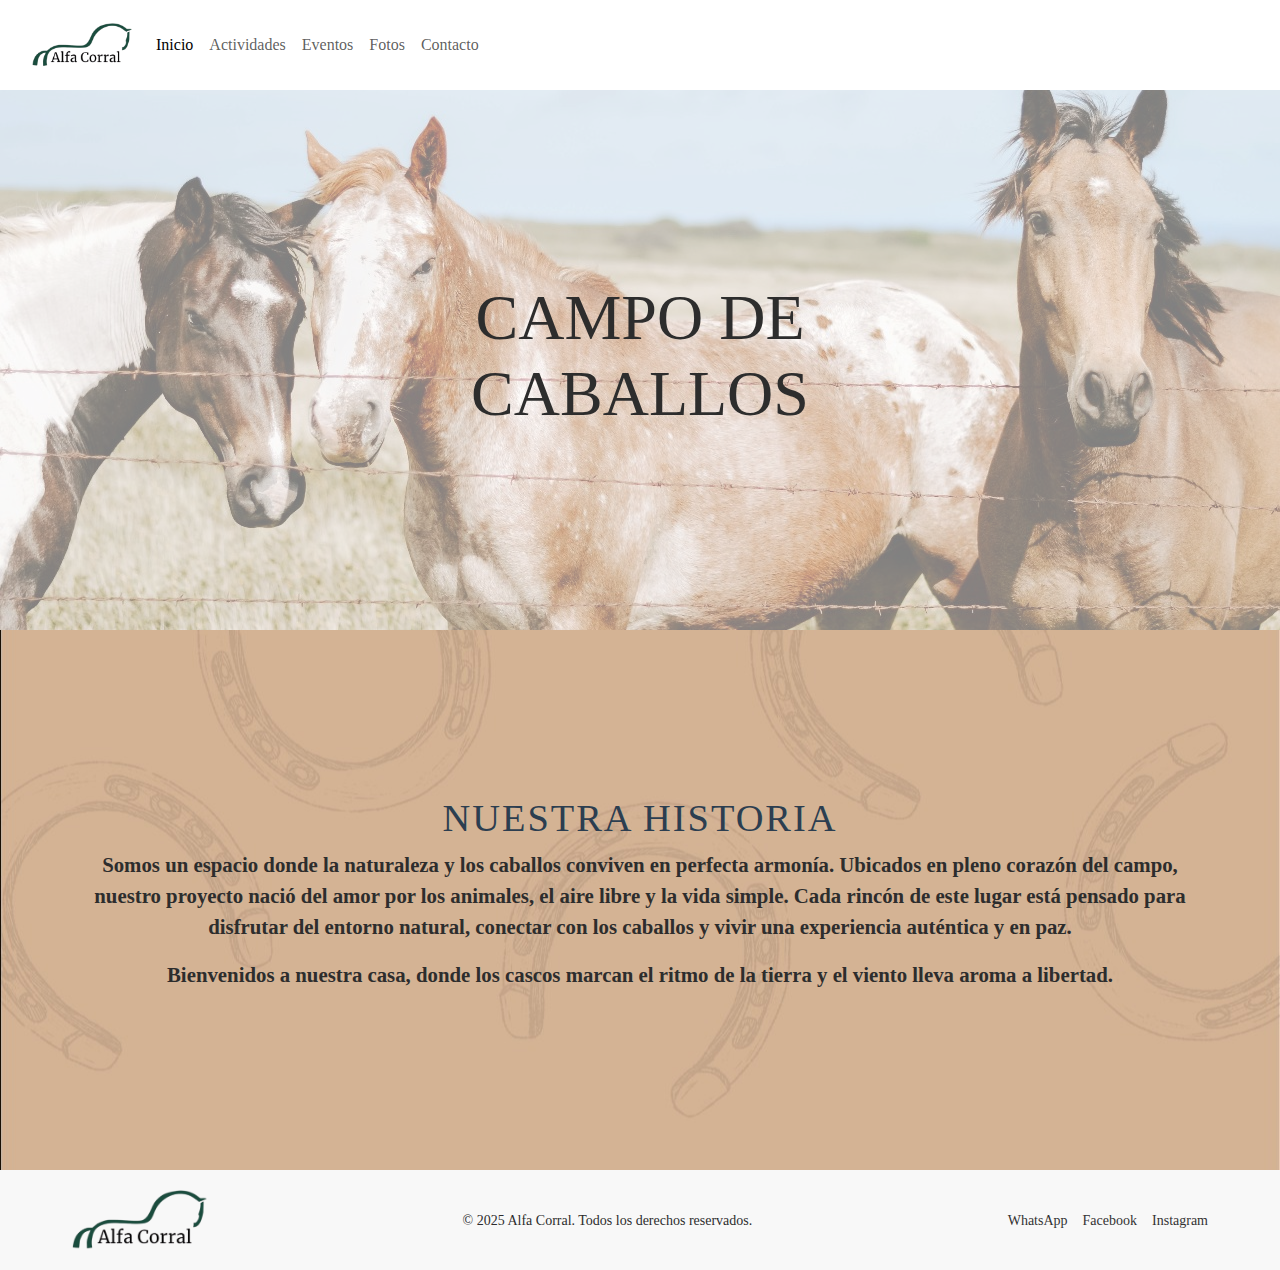
<file: index.html>
<!DOCTYPE html>
<html lang="en">
<head>
    <meta charset="UTF-8">
    <meta name="viewport" content="width=device-width, initial-scale=1.0">
    <title>Alfa Corral</title>
    <link href="https://cdn.jsdelivr.net/npm/bootstrap@5.3.0/dist/css/bootstrap.min.css" rel="stylesheet">
    <script src="https://cdn.jsdelivr.net/npm/bootstrap@5.3.0/dist/js/bootstrap.bundle.min.js"></script>
    <link rel="stylesheet" href="https://cdnjs.cloudflare.com/ajax/libs/animate.css/4.1.1/animate.min.css">
    <link rel="stylesheet" href="https://cdnjs.cloudflare.com/ajax/libs/font-awesome/6.5.0/css/all.min.css">
    <link rel="stylesheet" href="css/estilos.css">
</head>
  <body>
    <header class="encabezado">
        <nav class="barra-navegacion">

            <nav class="navbar navbar-expand-lg bg-navbar-propio">
                <div class="container-fluid">
                    <a class="navbar-brand" href="#">
                        <img src="img/header.img.png" alt="Logo Alfa Corral" width="100">
                    </a>
                    <button class="navbar-toggler" type="button" data-bs-toggle="collapse" data-bs-target="#navbarNav" aria-controls="navbarNav" aria-expanded="false" aria-label="Toggle navigation">
                    <span class="navbar-toggler-icon"></span>
                    </button>
                    <div class="collapse navbar-collapse" id="navbarNav">
                    <ul class="navbar-nav">
                        <li class="nav-item">
                        <a class="nav-link active" aria-current="page" href="../index.html">Inicio</a>
                        </li>
                        <li class="nav-item">
                        <a class="nav-link" href="html/actividades.html">Actividades</a>
                        </li>
                        <li class="nav-item">
                        <a class="nav-link" href="html/eventos.html">Eventos</a>
                        </li>
                        <li class="nav-item">
                        <a class="nav-link" href="html/fotos.html">Fotos</a>
                        </li>
                        <li class="nav-item">
                        <a class="nav-link" href="html/contacto.html">Contacto</a>
                        </li>
                    </ul>
                    </div>
                </div>
            </nav>
            
        </nav>
    </header>

    <main>
        <!-- Sección principal -->
        <section class="seccion-hero">
            <div class="capa-oscura"></div>
            <div class="texto-hero">
                <h1 class="animate__flipInX"><span>CAMPO DE</span><br>CABALLOS</h1>
            </div>
        </section>

        <!-- Historia -->
        <section class="seccion-historia">
            <div class="contenedor">
                <h2 class="animate__backInLeft">Nuestra Historia</h2>

                <p class="texto-destacado animate__backInUp">
                    Somos un espacio donde la naturaleza y los caballos conviven en perfecta armonía.
                    Ubicados en pleno corazón del campo, nuestro proyecto nació del amor por los animales,
                    el aire libre y la vida simple. Cada rincón de este lugar está pensado para disfrutar
                    del entorno natural, conectar con los caballos y vivir una experiencia auténtica y en paz.
                </p>

                <p class="texto-destacado animate__backInUp">
                    Bienvenidos a nuestra casa, donde los cascos marcan el ritmo de la tierra y el viento lleva aroma a libertad.
                </p>
            </div>
        </section>
    </main>

    <footer class="pie-pagina">
        <div class="contenedor">
            <div class="fila">
                <!-- Logo -->
                <div class="logo-footer">
                    <img src="img/header.img.png" alt="Logo Alfa Corral" class="logo-imagen">
                </div>

                <!-- Texto -->
                <div class="texto-footer">
                    <p>&copy; 2025 Alfa Corral. Todos los derechos reservados.</p>
                </div>

                <!-- Redes -->
                <div class="redes-footer">
                    <a href="#" class="link-red">WhatsApp</a>
                    <a href="https://www.facebook.com/AlfaCorral" target="_blank" class="link-red">Facebook</a>
                    <a href="https://www.instagram.com/alfa_corral" target="_blank" class="link-red">Instagram</a>
                </div>
            </div>
        </div>
    </footer>
  </body>
</html>
</file>
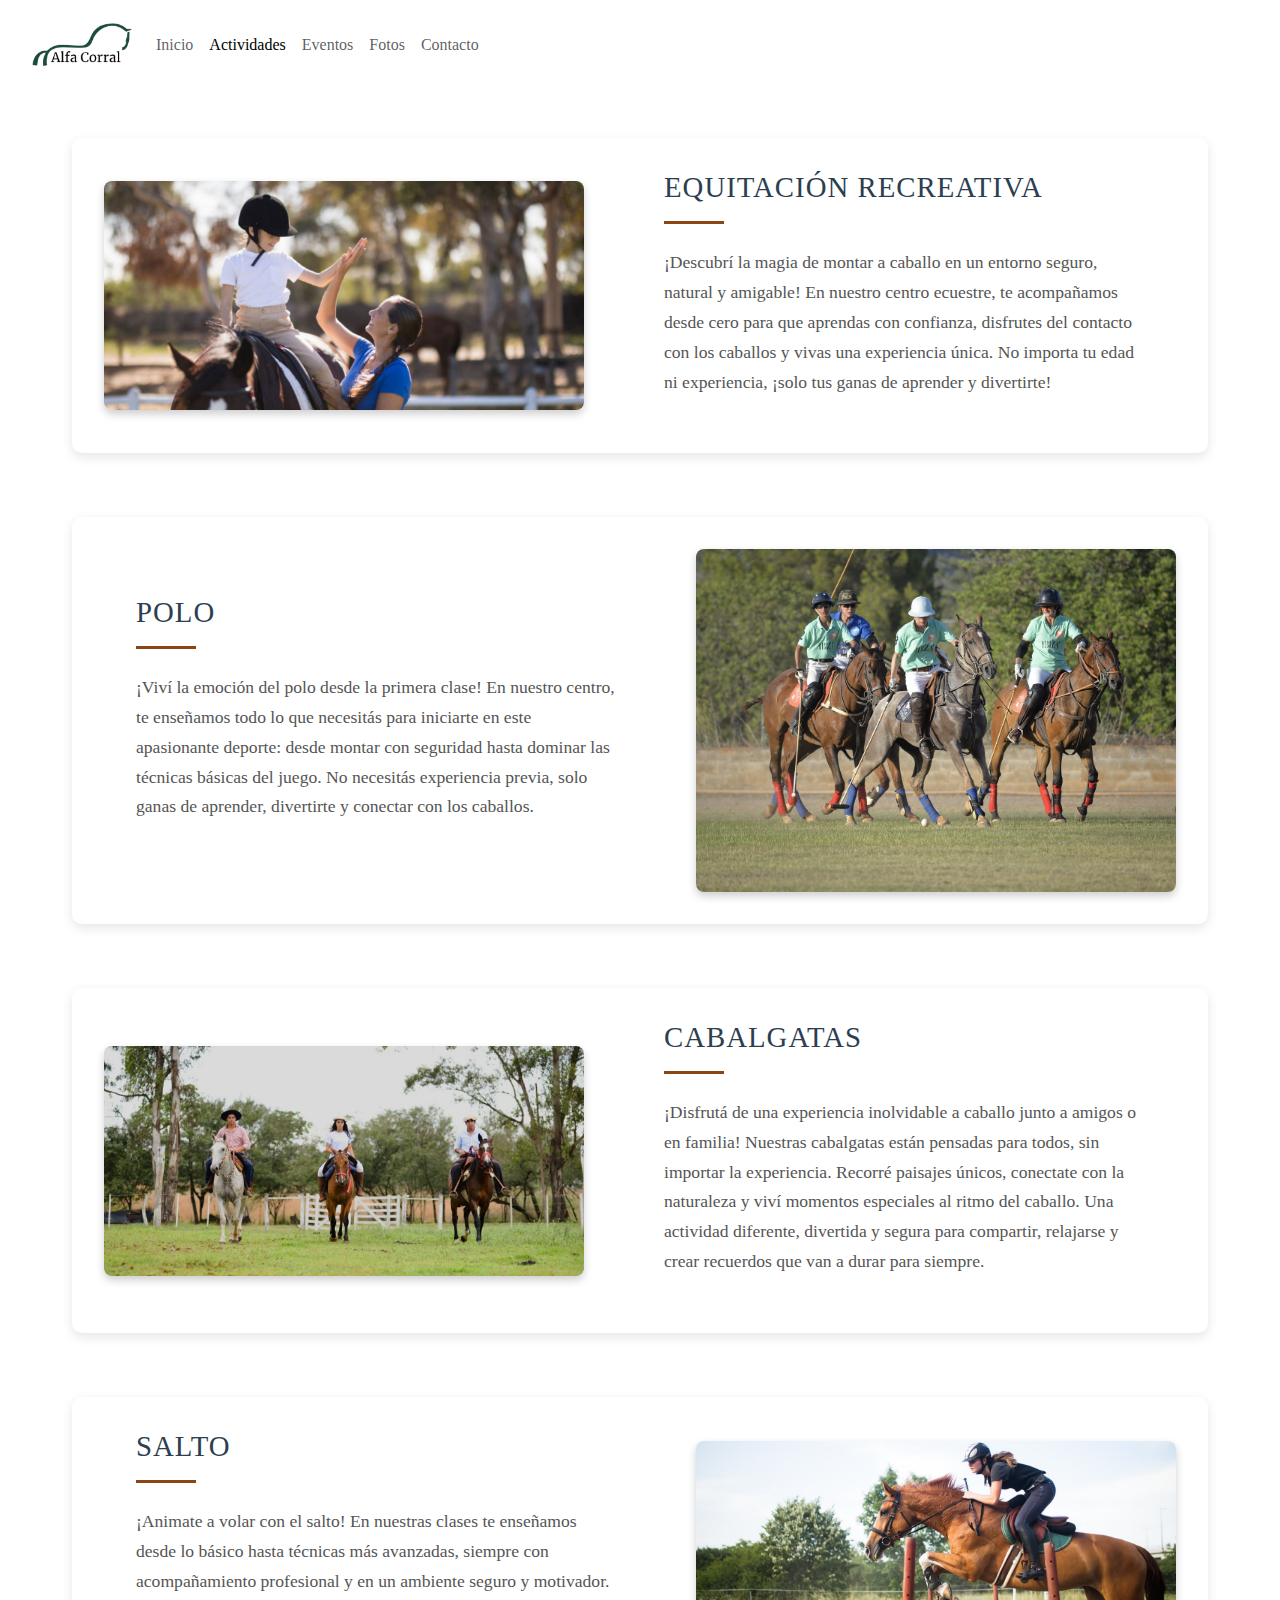
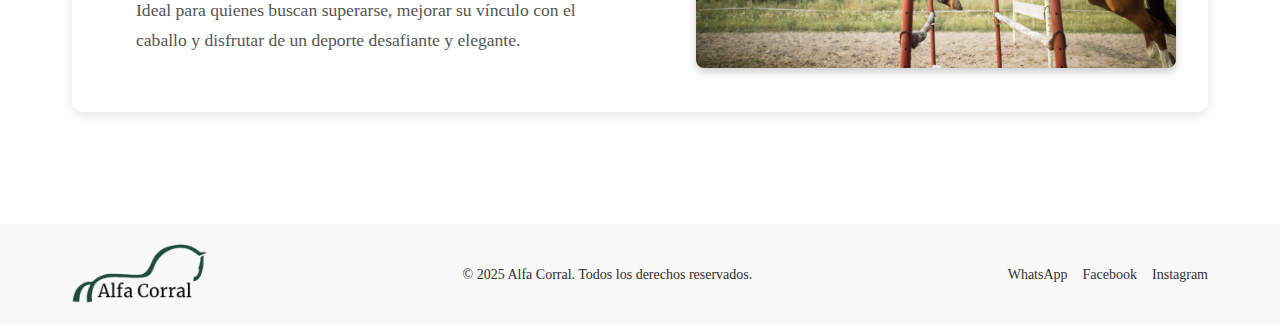
<file: html/actividades.html>
<!DOCTYPE html>
<html lang="en">
<head>
    <meta charset="UTF-8">
    <meta name="viewport" content="width=device-width, initial-scale=1.0">
    <title>Alfa Corral</title>
    <link href="https://cdn.jsdelivr.net/npm/bootstrap@5.3.0/dist/css/bootstrap.min.css" rel="stylesheet">
    <script src="https://cdn.jsdelivr.net/npm/bootstrap@5.3.0/dist/js/bootstrap.bundle.min.js"></script>
    <link rel="stylesheet" href="../css/estilos.css">
</head>
  <body>
    <header class="encabezado">
      <nav class="barra-navegacion">

        <nav class="navbar navbar-expand-lg bg-navbar-propio">
            <div class="container-fluid">
                <a class="navbar-brand" href="#">
                    <img src="../img/header.img.png" alt="Logo Alfa Corral" width="100">
                </a>
                <button class="navbar-toggler" type="button" data-bs-toggle="collapse" data-bs-target="#navbarNav" aria-controls="navbarNav" aria-expanded="false" aria-label="Toggle navigation">
                <span class="navbar-toggler-icon"></span>
                </button>
                <div class="collapse navbar-collapse" id="navbarNav">
                <ul class="navbar-nav">
                    <li class="nav-item">
                    <a class="nav-link" href="../index.html">Inicio</a>
                    </li>
                    <li class="nav-item">
                    <a class="nav-link active" aria-current="page" href="actividades.html">Actividades</a>
                    </li>
                    <li class="nav-item">
                    <a class="nav-link" href="eventos.html">Eventos</a>
                    </li>
                    <li class="nav-item">
                    <a class="nav-link" href="fotos.html">Fotos</a>
                    </li>
                    <li class="nav-item">
                    <a class="nav-link" href="contacto.html">Contacto</a>
                    </li>
                </ul>
                </div>
            </div>
        </nav>

      </nav>
    </header>

    <main>
      <section class="actividades-container">
        <!-- Actividad 1 -->
        <div class="actividad-card">
          <div class="actividad-imagen-container">
            <img src="../img/equitacion_actividades.img.png" alt="Equitación Recreativa" class="actividad-imagen">
          </div>
          <div class="actividad-contenido">
            <h3>Equitación Recreativa</h3>
            <p>
              ¡Descubrí la magia de montar a caballo en un entorno seguro, natural y amigable!  
              En nuestro centro ecuestre, te acompañamos desde cero para que aprendas con confianza, disfrutes del contacto con los caballos y vivas una experiencia única. No importa tu edad ni experiencia, ¡solo tus ganas de aprender y divertirte!
            </p>
          </div>
        </div>

        <!-- Actividad 2 -->
        <div class="actividad-card imagen-derecha">
          <div class="actividad-imagen-container">
            <img src="../img/polo_actividades.img.jpg" alt="Polo" class="actividad-imagen">
          </div>
          <div class="actividad-contenido">
            <h3>Polo</h3>
            <p>
              ¡Viví la emoción del polo desde la primera clase!  
              En nuestro centro, te enseñamos todo lo que necesitás para iniciarte en este apasionante deporte: desde montar con seguridad hasta dominar las técnicas básicas del juego. No necesitás experiencia previa, solo ganas de aprender, divertirte y conectar con los caballos.
            </p>
          </div>
        </div>

        <!-- Actividad 3 -->
        <div class="actividad-card">
          <div class="actividad-imagen-container">
            <img src="../img/cabalgatas_actividades.img.png" alt="Cabalgatas" class="actividad-imagen">
          </div>
          <div class="actividad-contenido">
            <h3>Cabalgatas</h3>
            <p>
              ¡Disfrutá de una experiencia inolvidable a caballo junto a amigos o en familia!  
              Nuestras cabalgatas están pensadas para todos, sin importar la experiencia. Recorré paisajes únicos, conectate con la naturaleza y viví momentos especiales al ritmo del caballo.  
              Una actividad diferente, divertida y segura para compartir, relajarse y crear recuerdos que van a durar para siempre.
            </p>
          </div>
        </div>

        <!-- Actividad 4 -->
        <div class="actividad-card imagen-derecha">
          <div class="actividad-imagen-container">
            <img src="../img/salto_actividades.img.png" alt="Salto" class="actividad-imagen">
          </div>
          <div class="actividad-contenido">
            <h3>Salto</h3>
            <p>
              ¡Animate a volar con el salto!  
              En nuestras clases te enseñamos desde lo básico hasta técnicas más avanzadas, siempre con acompañamiento profesional y en un ambiente seguro y motivador.  
              Ideal para quienes buscan superarse, mejorar su vínculo con el caballo y disfrutar de un deporte desafiante y elegante.
            </p>
          </div>
        </div>
      </section>
    </main>

    <footer class="pie-pagina">
        <div class="contenedor">
            <div class="fila">
                <!-- Logo -->
                <div class="logo-footer">
                    <img src="../img/header.img.png" alt="Logo Alfa Corral" class="logo-imagen">
                </div>

                <!-- Texto -->
                <div class="texto-footer">
                    <p>&copy; 2025 Alfa Corral. Todos los derechos reservados.</p>
                </div>

                <!-- Redes -->
                <div class="redes-footer">
                    <a href="#" class="link-red">WhatsApp</a>
                    <a href="https://www.facebook.com/AlfaCorral" target="_blank" class="link-red">Facebook</a>
                    <a href="https://www.instagram.com/alfa_corral" target="_blank" class="link-red">Instagram</a>
                </div>
            </div>
        </div>
    </footer>
  </body>
</html>
</file>
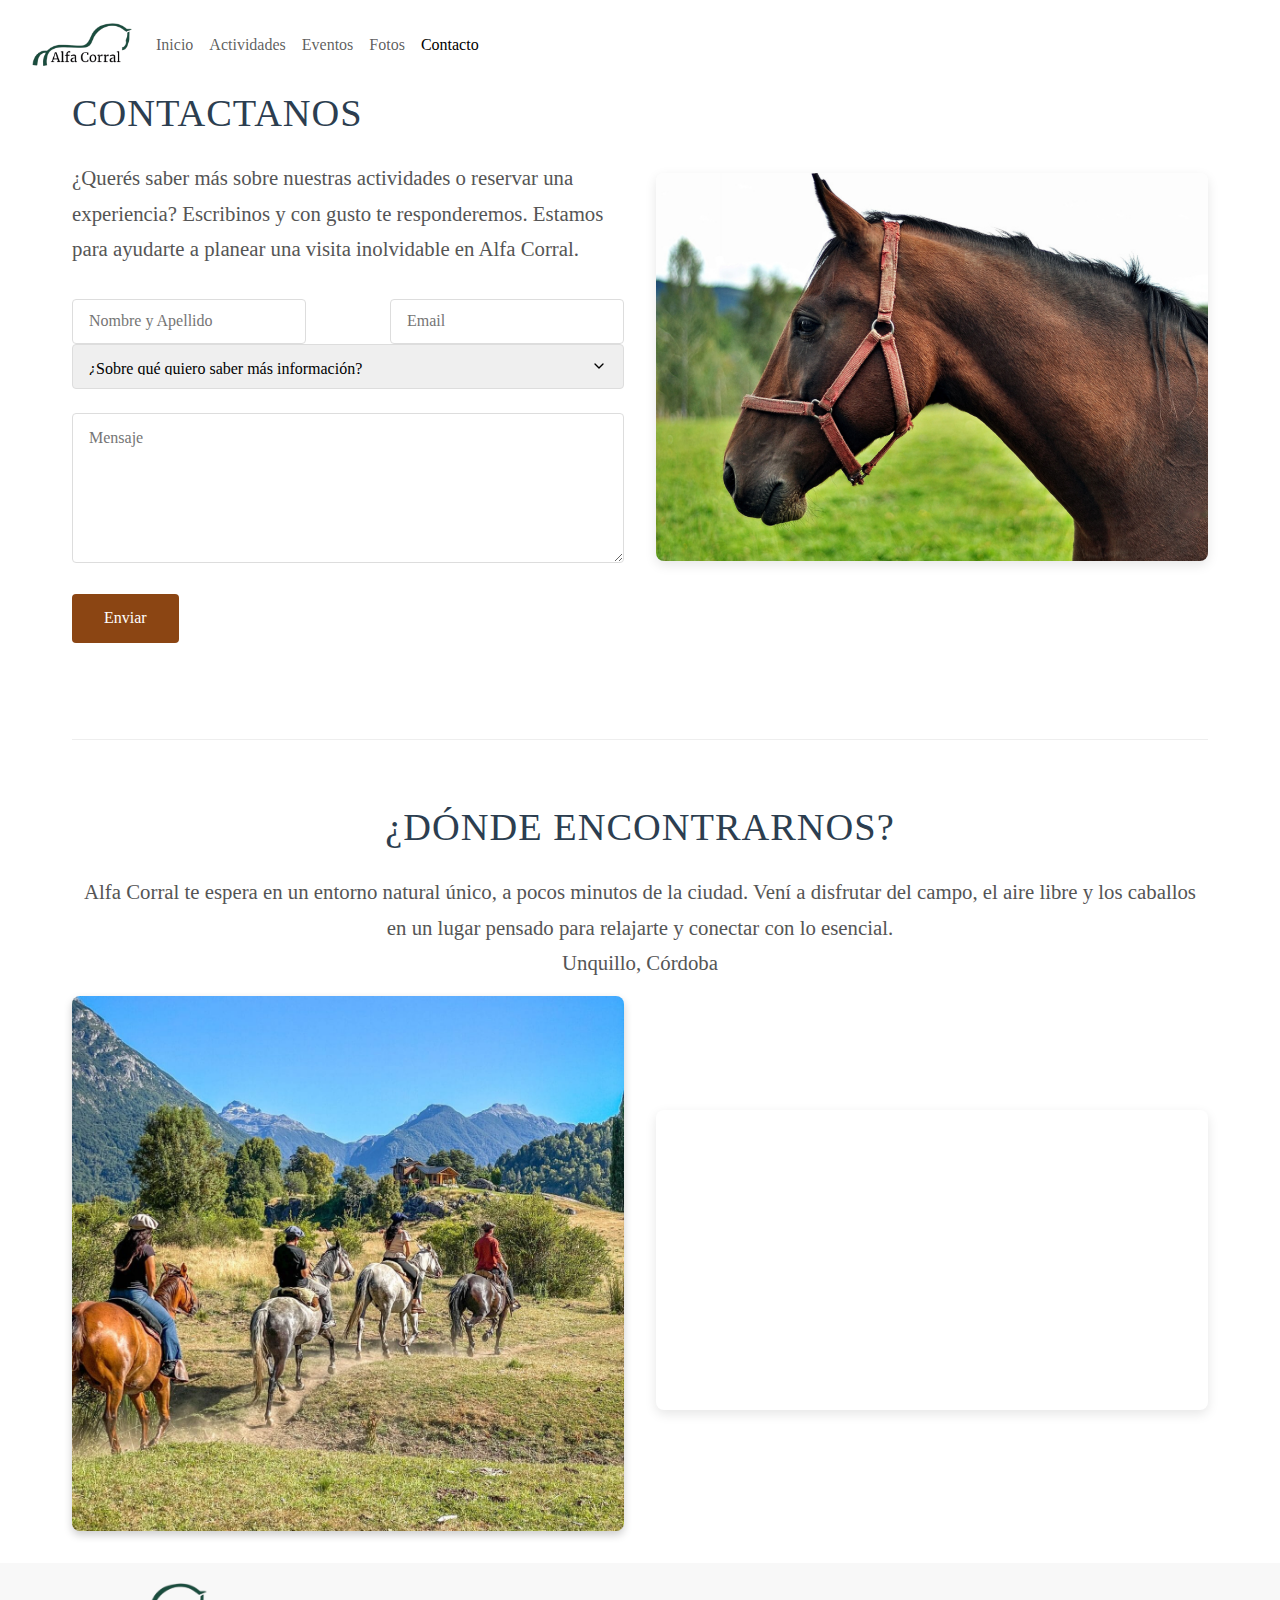
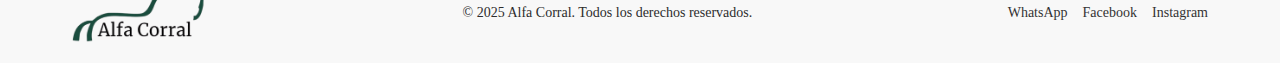
<file: html/contacto.html>
<!DOCTYPE html>
<html lang="en">
<head>
    <meta charset="UTF-8">
    <meta name="viewport" content="width=device-width, initial-scale=1.0">
    <title>Alfa Corral</title>
    <link href="https://cdn.jsdelivr.net/npm/bootstrap@5.3.0/dist/css/bootstrap.min.css" rel="stylesheet">
    <script src="https://cdn.jsdelivr.net/npm/bootstrap@5.3.0/dist/js/bootstrap.bundle.min.js"></script>
    <link rel="stylesheet" href="../css/estilos.css">
</head>
  <body>
    <header class="encabezado">
      <nav class="barra-navegacion">
        
        <nav class="navbar navbar-expand-lg bg-navbar-propio">
            <div class="container-fluid">
                <a class="navbar-brand" href="#">
                    <img src="../img/header.img.png" alt="Logo Alfa Corral" width="100">
                </a>
                <button class="navbar-toggler" type="button" data-bs-toggle="collapse" data-bs-target="#navbarNav" aria-controls="navbarNav" aria-expanded="false" aria-label="Toggle navigation">
                  <span class="navbar-toggler-icon"></span>
                </button>
                <div class="collapse navbar-collapse" id="navbarNav">
                  <ul class="navbar-nav">
                      <li class="nav-item">
                        <a class="nav-link" href="../index.html">Inicio</a>
                      </li>
                      <li class="nav-item">
                        <a class="nav-link" href="actividades.html">Actividades</a>
                      </li>
                      <li class="nav-item">
                        <a class="nav-link" href="eventos.html">Eventos</a>
                      </li>
                      <li class="nav-item">
                        <a class="nav-link" href="fotos.html">Fotos</a>
                      </li>
                      <li class="nav-item">
                        <a class="nav-link active" aria-current="page" href="contacto.html">Contacto</a>
                      </li>
                  </ul>
                </div>
            </div>
        </nav>

      </nav>
    </header>

    <main class="contenido-principal contenedor">
      <!-- Sección Contacto -->
      <section class="seccion-contacto">
        <div class="fila alineacion-centro">
          <!-- Formulario -->
          <div class="columna-mitad">
            <h2 class="titulo-seccion">Contactanos</h2>
            <p class="texto-descriptivo">
              ¿Querés saber más sobre nuestras actividades o reservar una experiencia? Escribinos y con gusto te
              responderemos. Estamos para ayudarte a planear una visita inolvidable en Alfa Corral.
            </p>

            <form class="formulario-contacto">
              <div class="fila">
                <div class="columna">
                  <input type="text" class="campo-texto" placeholder="Nombre y Apellido" required>
                </div>
                <div class="columna">
                  <input type="email" class="campo-texto" placeholder="Email" required>
                </div>
              </div>

              <div class="grupo-campo">
                <select class="campo-select" required>
                  <option value="">¿Sobre qué quiero saber más información?</option>
                  <option value="Actividades">Actividades</option>
                  <option value="Eventos">Eventos</option>
                  <option value="Otros">Otros</option>
                </select>
              </div>

              <div class="grupo-campo">
                <textarea class="campo-texto" rows="5" placeholder="Mensaje" required></textarea>
              </div>

              <button type="submit" class="boton-secundario">Enviar</button>
            </form>
          </div>

          <!-- Imagen -->
          <div class="columna-mitad imagen-contacto">
            <img src="../img/contacto.img.png" alt="Caballo en campo" class="imagen-redondeada">
          </div>
        </div>
      </section>

      <!-- Sección Ubicación -->
      <section class="seccion-ubicacion">
        <h2 class="titulo-seccion centrado">¿DÓNDE ENCONTRARNOS?</h2>
        <p class="texto-descriptivo centrado">
          Alfa Corral te espera en un entorno natural único, a pocos minutos de la ciudad. Vení a disfrutar del campo, el
          aire libre y los caballos en un lugar pensado para relajarte y conectar con lo esencial. <br>
          Unquillo, Córdoba
        </p>

        <div class="fila espacio-entre">
          <!-- Imagen -->
          <div class="columna-mitad">
            <img src="../img/ubicacion.img.jpeg" alt="Personas a caballo en la naturaleza" class="imagen-redondeada">
          </div>

          <!-- Mapa -->
          <div class="columna-mitad">
            <iframe
              src="https://www.google.com/maps/place/Centro+Ecuestre+Alfacorral/@-31.2385668,-64.289998,17z/data=!3m1!4b1!4m6!3m5!1s0x943282e1e85a2121:0x76a2911507eaef29!8m2!3d-31.2385668!4d-64.289998!16s%2Fg%2F11fxvnv4f_?authuser=0&entry=ttu&g_ep=EgoyMDI1MDYwMi4wIKXMDSoASAFQAw%3D%3D"
              class="mapa-ubicacion" height="300" style="border:0;" allowfullscreen="" loading="lazy">
            </iframe>
          </div>
        </div>
      </section>
    </main>

    <footer class="pie-pagina">
        <div class="contenedor">
            <div class="fila">
                <!-- Logo -->
                <div class="logo-footer">
                    <img src="../img/header.img.png" alt="Logo Alfa Corral" class="logo-imagen">
                </div>

                <!-- Texto -->
                <div class="texto-footer">
                    <p>&copy; 2025 Alfa Corral. Todos los derechos reservados.</p>
                </div>

                <!-- Redes -->
                <div class="redes-footer">
                    <a href="#" class="link-red">WhatsApp</a>
                    <a href="https://www.facebook.com/AlfaCorral" target="_blank" class="link-red">Facebook</a>
                    <a href="https://www.instagram.com/alfa_corral" target="_blank" class="link-red">Instagram</a>
                </div>
            </div>
        </div>
    </footer>
  </body>
</html>
</file>
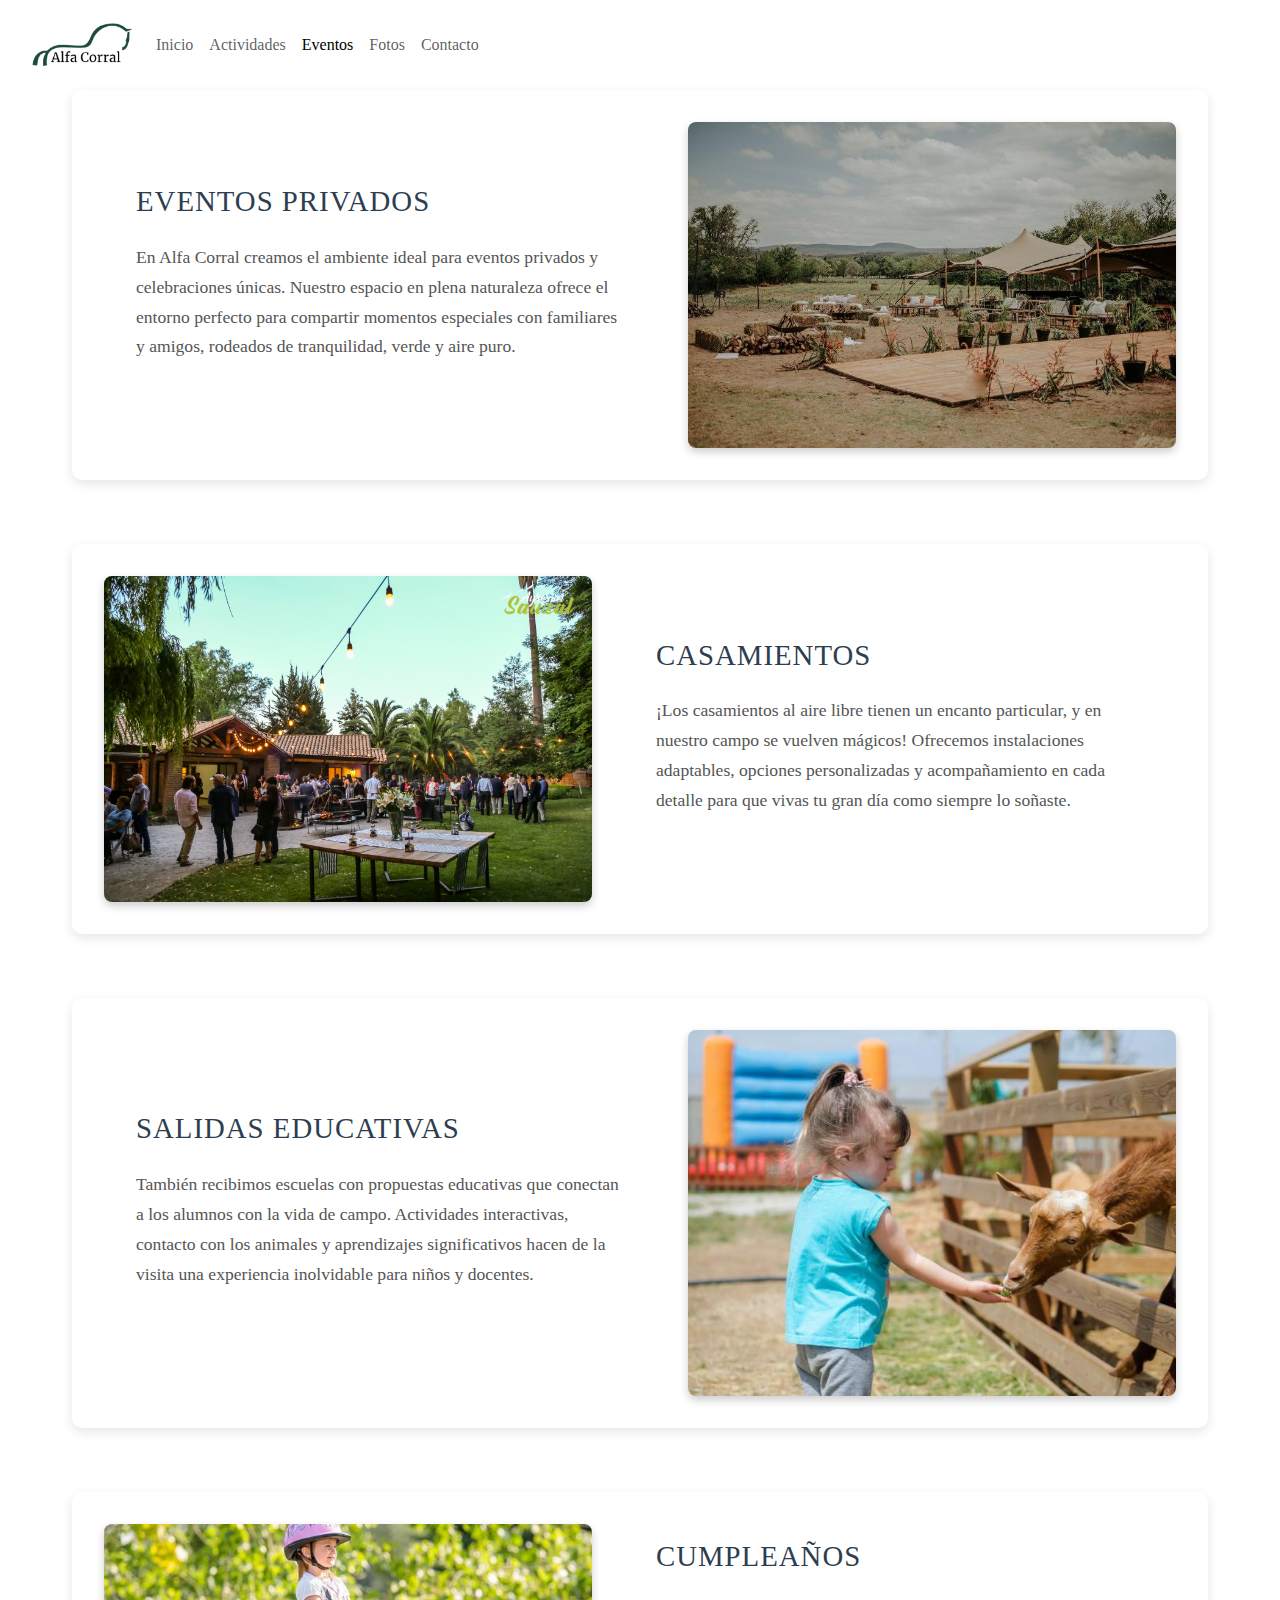
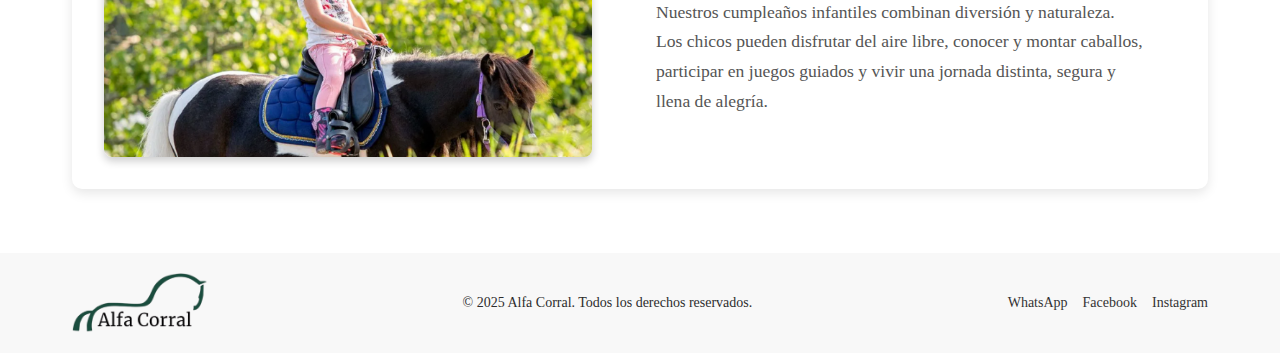
<file: html/eventos.html>
<!DOCTYPE html>
<html lang="en">
<head>
    <meta charset="UTF-8">
    <meta name="viewport" content="width=device-width, initial-scale=1.0">
    <title>Alfa Corral</title>
    <link href="https://cdn.jsdelivr.net/npm/bootstrap@5.3.0/dist/css/bootstrap.min.css" rel="stylesheet">
    <script src="https://cdn.jsdelivr.net/npm/bootstrap@5.3.0/dist/js/bootstrap.bundle.min.js"></script>
    <link rel="stylesheet" href="../css/estilos.css">
</head>
  <body>
    <!-- HEADER -->
    <header class="encabezado">
      <nav class="barra-navegacion">

        <nav class="navbar navbar-expand-lg bg-navbar-propio">
            <div class="container-fluid">
                <a class="navbar-brand" href="#">
                    <img src="../img/header.img.png" alt="Logo Alfa Corral" width="100">
                </a>
                <button class="navbar-toggler" type="button" data-bs-toggle="collapse" data-bs-target="#navbarNav" aria-controls="navbarNav" aria-expanded="false" aria-label="Toggle navigation">
                  <span class="navbar-toggler-icon"></span>
                </button>
                <div class="collapse navbar-collapse" id="navbarNav">
                  <ul class="navbar-nav">
                      <li class="nav-item">
                        <a class="nav-link" href="../index.html">Inicio</a>
                      </li>
                      <li class="nav-item">
                        <a class="nav-link" href="actividades.html">Actividades</a>
                      </li>
                      <li class="nav-item">
                        <a class="nav-link active" aria-current="page" href="eventos.html">Eventos</a>
                      </li>
                      <li class="nav-item">
                        <a class="nav-link" href="fotos.html">Fotos</a>
                      </li>
                      <li class="nav-item">
                        <a class="nav-link" href="contacto.html">Contacto</a>
                      </li>
                  </ul>
                </div>
            </div>
        </nav>

      </nav>
    </header>

    <!-- MAIN -->
    <main>
      <section class="seccion-eventos">
        <div class="contenedor">

          <!-- Evento 1 -->
          <article class="evento fila">
            <div class="evento-texto">
              <h3 class="titulo-evento">Eventos Privados</h3>
              <p>
                En Alfa Corral creamos el ambiente ideal para eventos privados y celebraciones únicas. Nuestro espacio en plena naturaleza ofrece el entorno perfecto para compartir momentos especiales con familiares y amigos, rodeados de tranquilidad, verde y aire puro.
              </p>
            </div>
            <div class="evento-imagen">
              <img src="../img/privado_eventos.img.jpg" alt="Eventos Privados" class="imagen-redondeada">
            </div>
          </article>

          <!-- Evento 2 (orden invertido en desktop) -->
          <article class="evento fila invertida">
            <div class="evento-texto">
              <h3 class="titulo-evento">Casamientos</h3>
              <p>
                ¡Los casamientos al aire libre tienen un encanto particular, y en nuestro campo se vuelven mágicos! Ofrecemos instalaciones adaptables, opciones personalizadas y acompañamiento en cada detalle para que vivas tu gran día como siempre lo soñaste.
              </p>
            </div>
            <div class="evento-imagen">
              <img src="../img/casamiento_eventos.img.jpg" alt="Casamientos" class="imagen-redondeada">
            </div>
          </article>

          <!-- Evento 3 -->
          <article class="evento fila">
            <div class="evento-texto">
              <h3 class="titulo-evento">Salidas Educativas</h3>
              <p>
                También recibimos escuelas con propuestas educativas que conectan a los alumnos con la vida de campo. Actividades interactivas, contacto con los animales y aprendizajes significativos hacen de la visita una experiencia inolvidable para niños y docentes.
              </p>
            </div>
            <div class="evento-imagen">
              <img src="../img/granja_eventos.img.jpg" alt="Salidas Educativas" class="imagen-redondeada">
            </div>
          </article>

          <!-- Evento 4 (invertido) -->
          <article class="evento fila invertida">
            <div class="evento-texto">
              <h3 class="titulo-evento">Cumpleaños</h3>
              <p>
                Nuestros cumpleaños infantiles combinan diversión y naturaleza. Los chicos pueden disfrutar del aire libre, conocer y montar caballos, participar en juegos guiados y vivir una jornada distinta, segura y llena de alegría.
              </p>
            </div>
            <div class="evento-imagen">
              <img src="../img/cumpleanos_eventos.img.png" alt="Cumpleaños" class="imagen-redondeada">
            </div>
          </article>
        </div>
      </section>
    </main>

    <footer class="pie-pagina">
        <div class="contenedor">
            <div class="fila">
                <!-- Logo -->
                <div class="logo-footer">
                    <img src="../img/header.img.png" alt="Logo Alfa Corral" class="logo-imagen">
                </div>

                <!-- Texto -->
                <div class="texto-footer">
                    <p>&copy; 2025 Alfa Corral. Todos los derechos reservados.</p>
                </div>

                <!-- Redes -->
                <div class="redes-footer">
                    <a href="#" class="link-red">WhatsApp</a>
                    <a href="https://www.facebook.com/AlfaCorral" target="_blank" class="link-red">Facebook</a>
                    <a href="https://www.instagram.com/alfa_corral" target="_blank" class="link-red">Instagram</a>
                </div>
            </div>
        </div>
    </footer>
  </body>
</html>
</file>
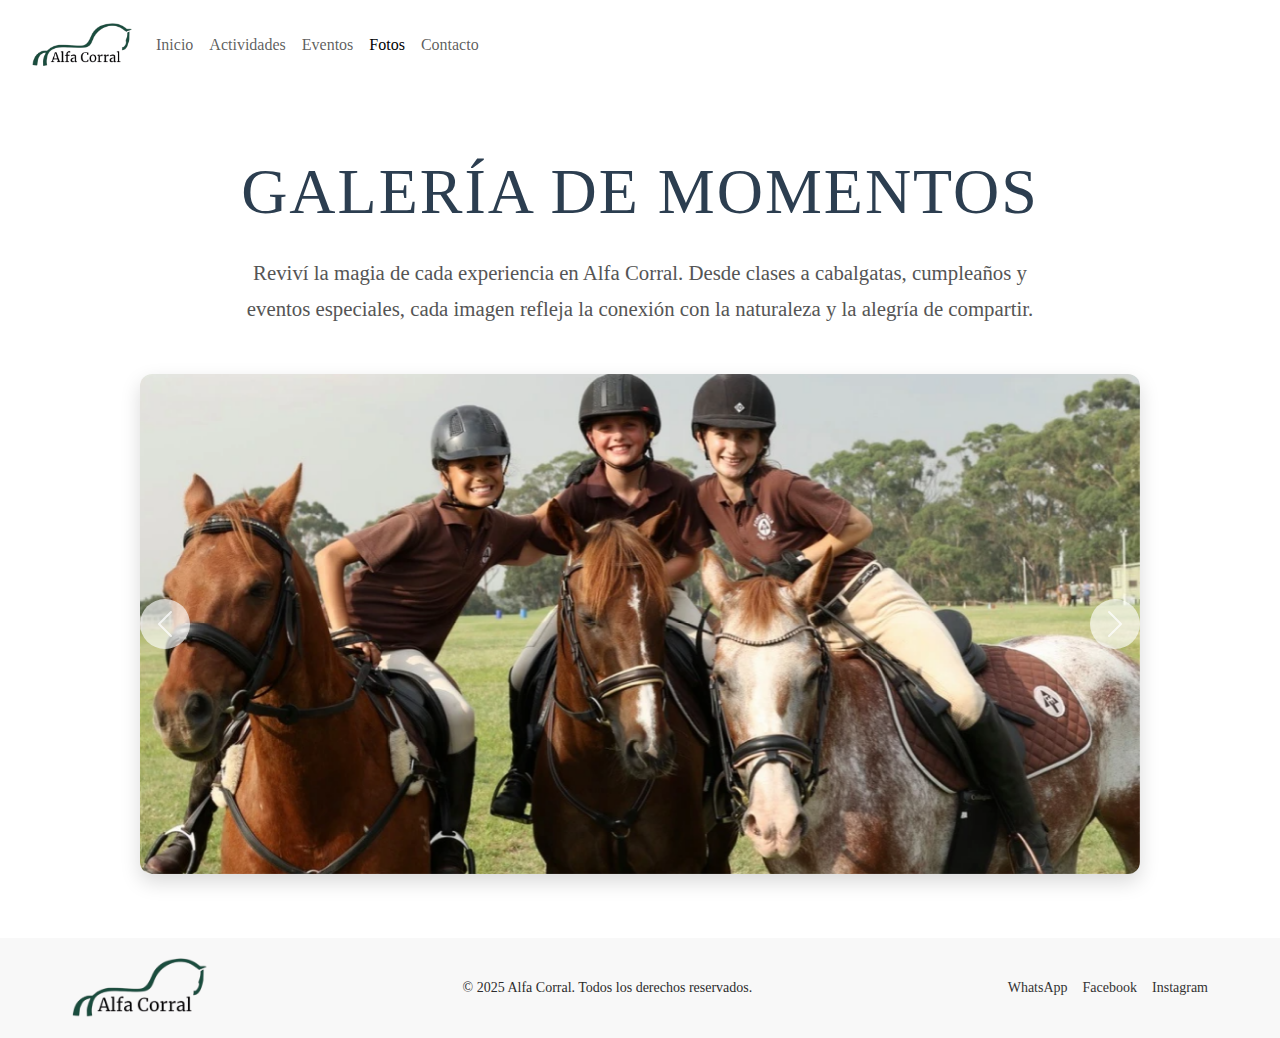
<file: html/fotos.html>
<!DOCTYPE html>
<html lang="en">
<head>
    <meta charset="UTF-8">
    <meta name="viewport" content="width=device-width, initial-scale=1.0">
    <title>Alfa Corral</title>
    <link href="https://cdn.jsdelivr.net/npm/bootstrap@5.3.0/dist/css/bootstrap.min.css" rel="stylesheet">
    <script src="https://cdn.jsdelivr.net/npm/bootstrap@5.3.0/dist/js/bootstrap.bundle.min.js"></script>
    <link rel="stylesheet" href="../css/estilos.css">
</head>
  <body>
    <!-- HEADER -->
    <header class="encabezado">
      <nav class="barra-navegacion">

        <nav class="navbar navbar-expand-lg bg-navbar-propio">
            <div class="container-fluid">
                <a class="navbar-brand" href="#">
                    <img src="../img/header.img.png" alt="Logo Alfa Corral" width="100">
                </a>
                <button class="navbar-toggler" type="button" data-bs-toggle="collapse" data-bs-target="#navbarNav" aria-controls="navbarNav" aria-expanded="false" aria-label="Toggle navigation">
                  <span class="navbar-toggler-icon"></span>
                </button>
                <div class="collapse navbar-collapse" id="navbarNav">
                  <ul class="navbar-nav">
                      <li class="nav-item">
                        <a class="nav-link" href="../index.html">Inicio</a>
                      </li>
                      <li class="nav-item">
                        <a class="nav-link" href="actividades.html">Actividades</a>
                      </li>
                      <li class="nav-item">
                        <a class="nav-link" href="eventos.html">Eventos</a>
                      </li>
                      <li class="nav-item">
                        <a class="nav-link active" aria-current="page" href="fotos.html">Fotos</a>
                      </li>
                      <li class="nav-item">
                        <a class="nav-link" href="contacto.html">Contacto</a>
                      </li>
                  </ul>
                </div>
            </div>
        </nav>

      </nav>
    </header>

    <!-- MAIN -->
    <main>
      <section class="seccion-galeria">
        <div class="container">
          <h2 class="title-center mb-4">Galería de Momentos</h2>
          <p class="text-center mx-auto mb-5" style="max-width: 800px;">
            Reviví la magia de cada experiencia en Alfa Corral. Desde clases a cabalgatas, cumpleaños y eventos especiales, cada imagen refleja la conexión con la naturaleza y la alegría de compartir.
          </p>

          <div id="galeriaCarrusel" class="carousel slide" data-bs-ride="carousel">
            <div class="carousel-inner">
              <div class="carousel-item active">
                <img src="../img/nenas_galeria.img.png" class="d-block w-100" alt="Personas montando caballos">
              </div>
              <div class="carousel-item">
                <img src="../img/polo_galeria.img.jpg" class="d-block w-100" alt="Jugadores de polo">
              </div>
              <div class="carousel-item">
                <img src="../img/cabalgata_galeria.img.png" class="d-block w-100" alt="Cabalgata por el campo">
              </div>
            </div>
            
            <button class="carousel-control-prev" type="button" data-bs-target="#galeriaCarrusel" data-bs-slide="prev">
              <span class="carousel-control-prev-icon" aria-hidden="true"></span>
              <span class="visually-hidden">Anterior</span>
            </button>
            <button class="carousel-control-next" type="button" data-bs-target="#galeriaCarrusel" data-bs-slide="next">
              <span class="carousel-control-next-icon" aria-hidden="true"></span>
              <span class="visually-hidden">Siguiente</span>
            </button>
          </div>
        </div>
      </section>
    </main>

    <footer class="pie-pagina">
        <div class="contenedor">
            <div class="fila">
                <!-- Logo -->
                <div class="logo-footer">
                    <img src="../img/header.img.png" alt="Logo Alfa Corral" class="logo-imagen">
                </div>

                <!-- Texto -->
                <div class="texto-footer">
                    <p>&copy; 2025 Alfa Corral. Todos los derechos reservados.</p>
                </div>

                <!-- Redes -->
                <div class="redes-footer">
                    <a href="#" class="link-red">WhatsApp</a>
                    <a href="https://www.facebook.com/AlfaCorral" target="_blank" class="link-red">Facebook</a>
                    <a href="https://www.instagram.com/alfa_corral" target="_blank" class="link-red">Instagram</a>
                </div>
            </div>
        </div>
    </footer>
  </body>
</html>
</file>
<file: css/estilos.css>
* {
  margin: 0;
  padding: 0;
  box-sizing: border-box;
}

body {
  font-family: 'The Seasons', serif;
  background-color: #fff;
  color: #2d2d2d;
}

/* Header */
bg-navbar-propio {
  background-color: #f8f8f8;
}

.barra-navegacion {
  display: flex;
  justify-content: space-between; 
  align-items: center;
  padding: 10px 20px;
}

.logo {
  display: flex;
  align-items: center;
}

/* Index */
.seccion-hero {
  background-image: url('../img/main.img.jpg');
  background-size: cover;
  background-position: center;
  min-height: 60vh; 
  padding: 4rem 1rem; 
  display: flex;
  justify-content: center;
  align-items: center;
  text-align: center;
  color: #2d2d2d;
  overflow: hidden;
  position: relative;
}

.capa-oscura {
  position: absolute;
  top: 0;
  left: 0;
  width: 100%;
  height: 100%;
  background-color: rgba(255,255,255,0.5);
  z-index: 1;
}

.texto-hero {
  position: relative;
  z-index: 2;
}

.texto-hero h1 {
  font-size: clamp(2.5rem, 5vw, 6.5rem);
  padding: 1rem;
  text-transform: uppercase;
  font-weight: 500;
  line-height: 1.2;
}

.seccion-historia {
  background-image: url('../img/main_fondo.img.jpg');
  background-size: cover;
  background-position: center;
  min-height: 60vh;
  padding: 4rem 1rem;
  display: flex;
  flex-direction: column; 
  align-items: center;
  justify-content: center;
  color: #110606;
  text-align: center;
  position: relative;
}

.contenedor h2 {
  font-family: 'montserrat', serif;
  font-size: clamp(2rem, 3vw, 5.0rem);
}

.contenedor p {
  font-family: 'montserrat', serif;
  max-width: 1200px;
  margin: 0 auto 1rem auto;
  font-size: clamp(0.9rem, 3vw, 1.3rem);
}

.texto-destacado {
  font-weight: bold;
  color: #2d2d2d;
}

/* Footer */
.pie-pagina {
    background-color: #f8f8f8; 
    padding: 20px 0;
}

.contenedor {
    width: 100%;
    max-width: 1200px; 
    margin: 0 auto;
    padding: 0 15px; 
}

.fila {
    display: flex;
    flex-wrap: wrap; 
    justify-content: space-between;
    align-items: center;
}

.logo-footer {
    flex: 0 1 auto; 
    text-align: center; 
}

.logo-imagen {
    max-height: 60px;
    width: auto; 
}


.texto-footer {
    flex: 1 1 auto;
    text-align: center;
    padding: 0 15px; 
}

.texto-footer p {
    margin: 0; 
    font-size: 14px; 
}


.redes-footer {
    flex: 0 1 auto;
    display: flex;
    gap: 15px; 
}

.link-red {
    text-decoration: none;
    color: #333; 
    font-size: 14px;
}


@media (max-width: 768px) {
    .fila {
        flex-direction: column;
        gap: 15px;
    }

    .logo-footer, .texto-footer, .redes-footer {
        width: 100%;
        text-align: center;
    }

    .redes-footer {
        justify-content: center;
    }
}

/* Fotos */
.seccion-galeria {
  padding: 4rem 0;
  text-align: center;
}

.title-center {
  font-size: clamp(2rem, 5vw, 4rem);
  color: #2c3e50;
  text-transform: uppercase;
  letter-spacing: 2px;
  margin-bottom: 1rem;
}

.text-center {
  text-align: center;
  max-width: 800px;
  margin: 0 auto 3rem;
  font-size: clamp(0.9rem, 3vw, 1.3rem);
  line-height: 1.7;
  color: #555;
}

.carousel {
  max-width: 1000px;
  margin: 0 auto;
  border-radius: 12px;
  overflow: hidden;
  box-shadow: 0 8px 20px rgba(0, 0, 0, 0.15);
}

.carousel-item {
  height: 500px; 
}

.carousel-item img {
  object-fit: cover;
  width: 100%;
  height: 100%;
}

.carousel-control-prev,
.carousel-control-next {
  width: 50px;
  height: 50px;
  background-color: rgba(255, 255, 255, 0.7);
  border-radius: 50%;
  top: 50%;
  transform: translateY(-50%);
  opacity: 0.9;
}

.carousel-control-prev:hover,
.carousel-control-next:hover {
  background-color: rgba(139, 69, 19, 0.8);
}

h2 {
  font-size: 2.5rem;
  text-transform: uppercase;
  letter-spacing: 2px;
  color: #2c3e50;
}


@media (max-width: 768px) {
  .carousel-item {
    height: 350px;
  }
  
  h2 {
    font-size: 2rem;
  }

  .carousel-control-prev,
  .carousel-control-next {
    width: 40px;
    height: 40px;
  }
}

/* Eventos */
.evento {
  display: flex;
  align-items: center;
  gap: 3rem;
  margin-bottom: 4rem;
  background-color: white;
  border-radius: 10px;
  padding: 2rem;
  box-shadow: 0 4px 12px rgba(0, 0, 0, 0.1);
}

.evento.invertida {
  flex-direction: row-reverse;
}

.evento-texto {
  flex: 1;
  padding: 0 2rem;
}

.titulo-evento {
  font-size: 1.8rem;
  color: #2c3e50;
  margin-bottom: 1.5rem;
  text-transform: uppercase;
  letter-spacing: 1px;
}

.evento-texto p {
  font-size: 1.1rem;
  line-height: 1.7;
  color: #555;
  margin-bottom: 1.5rem;
}

.evento-imagen {
  flex: 1;
  min-width: 300px;
}

.imagen-redondeada {
  width: 100%;
  height: auto;
  border-radius: 8px;
  box-shadow: 0 4px 8px rgba(0, 0, 0, 0.2);
  transition: transform 0.3s ease;
}

.imagen-redondeada:hover {
  transform: scale(1.02);
}


@media (max-width: 768px) {
  .evento {
    flex-direction: column;
    gap: 2rem;
    padding: 1.5rem;
  }
  
  .evento.invertida {
    flex-direction: column;
  }
  
  .evento-texto {
    padding: 0;
    order: 2;
  }
  
  .evento-imagen {
    order: 1;
    min-width: 100%;
  }
  
  .titulo-seccion {
    font-size: 2rem;
    margin-bottom: 2rem;
  }
  
  .titulo-evento {
    font-size: 1.5rem;
  }
}

.contenedor {
  max-width: 1200px;
  margin: 0 auto;
  padding: 0 2rem;
}

/* Contacto */
.seccion-contacto {
  margin-bottom: 4rem;
}

.fila {
  display: flex;
  flex-wrap: wrap;
  gap: 2rem;
}

.alineacion-centro {
  align-items: center;
}

.columna-mitad {
  flex: 1 1 45%;
  min-width: 300px;
}

.titulo-seccion {
  font-size: 2.5rem;
  color: #2c3e50;
  text-transform: uppercase;
  margin-bottom: 1.5rem;
  letter-spacing: 1px;
}

.texto-descriptivo {
  font-size: 1.1rem;
  line-height: 1.7;
  color: #555;
  margin-bottom: 2rem;
}

.formulario-contacto {
  margin-top: 2rem;
}

.grupo-campo {
  margin-bottom: 1.5rem;
}

.campo-texto,
.campo-select {
  width: 100%;
  padding: 0.8rem 1rem;
  border: 1px solid #ddd;
  border-radius: 4px;
  font-size: 1rem;
  transition: border-color 0.3s;
}

.campo-texto:focus,
.campo-select:focus {
  outline: none;
  border-color: #8B4513;
}

.campo-texto {
  height: 45px;
}

.campo-select {
  height: 45px;
  appearance: none;
  background-image: url("data:image/svg+xml;charset=UTF-8,%3csvg xmlns='http://www.w3.org/2000/svg' viewBox='0 0 24 24' fill='none' stroke='currentColor' stroke-width='2' stroke-linecap='round' stroke-linejoin='round'%3e%3cpolyline points='6 9 12 15 18 9'%3e%3c/polyline%3e%3c/svg%3e");
  background-repeat: no-repeat;
  background-position: right 1rem center;
  background-size: 1em;
}

textarea.campo-texto {
  min-height: 150px;
  resize: vertical;
}

.boton-secundario {
  background-color: #8B4513;
  color: white;
  border: none;
  padding: 0.8rem 2rem;
  font-size: 1rem;
  border-radius: 4px;
  cursor: pointer;
  transition: background-color 0.3s;
}

.boton-secundario:hover {
  background-color: #6B3410;
}

.imagen-contacto img {
  width: 100%;
  height: auto;
  border-radius: 8px;
  box-shadow: 0 4px 12px rgba(0, 0, 0, 0.1);
}

/* Ubicacion */
.seccion-ubicacion {
  margin-top: 4rem;
  padding-top: 4rem;
  border-top: 1px solid #eee;
}

.centrado {
  text-align: center;
}

.espacio-entre {
  justify-content: space-between;
}

.mapa-ubicacion {
  width: 100%;
  border-radius: 8px;
  box-shadow: 0 4px 12px rgba(0, 0, 0, 0.1);
}

.columna-mitad {
  margin-bottom: 2rem;
}

@media (max-width: 768px) {
  .columna-mitad {
    flex: 1 1 100%;
  }
  
  .titulo-seccion {
    font-size: 2rem;
  }
  
  .fila.espacio-entre {
    flex-direction: column-reverse;
    gap: 2rem;
  }
  
  .seccion-ubicacion {
    padding-top: 2rem;
  }
}

/* Actividades */
.actividades-container {
  max-width: 1200px;
  margin: 0 auto;
  padding: 3rem 2rem;
}

.actividad-card {
  display: flex;
  align-items: center;
  gap: 3rem;
  margin-bottom: 4rem;
  background-color: white; 
  border-radius: 10px; 
  padding: 2rem; 
  box-shadow: 0 4px 12px rgba(0, 0, 0, 0.1); 
  transition: transform 0.3s ease; 
}

.actividad-card:hover {
  transform: translateY(-5px); 
}


.actividad-card.imagen-derecha {
  flex-direction: row-reverse;
}


.actividad-imagen-container {
  flex: 1;
  min-width: 300px;
}

.actividad-imagen {
  width: 100%;
  height: auto;
  border-radius: 8px;
  box-shadow: 0 4px 8px rgba(0, 0, 0, 0.2); 
  transition: transform 0.3s ease;
}

.actividad-imagen:hover {
  transform: scale(1.02); 
}


.actividad-contenido {
  flex: 1;
  padding: 0 2rem;
  text-align: left; 
}


.actividad-contenido h3 {
  font-size: 1.8rem; 
  margin-bottom: 1.5rem;
  color: #2c3e50; 
  text-transform: uppercase;
  letter-spacing: 1px; 
  position: relative; 
}


.actividad-contenido h3::after {
  content: "";
  display: block;
  width: 60px;
  height: 3px;
  background: #8B4513; 
  margin: 1rem 0;
}


.actividad-contenido p {
  font-size: 1.1rem; 
  line-height: 1.7; 
  color: #555;
  margin-bottom: 1.5rem;
}


@media (max-width: 768px) {
  .actividades-container {
    padding: 2rem 1rem;
  }
  
  .actividad-card {
    flex-direction: column;
    gap: 2rem;
    padding: 1.5rem;
    margin-bottom: 3rem;
  }
  
  .actividad-card.imagen-derecha {
    flex-direction: column;
  }
  
  .actividad-imagen-container {
    min-width: 100%;
  }
  
  .actividad-contenido {
    padding: 0;
    text-align: center; 
  }
  
  .actividad-contenido h3 {
    font-size: 1.5rem;
  }
  
  .actividad-contenido h3::after {
    margin: 1rem auto; 
  }
}

.animate__backInLeft {
  animation: animate__backInLeft 1s;
}


/* Animaciones */
@keyframes animate__backInLeft {
  from {
    transform: translateX(-100%);
    opacity: 0;
  }
  to {
    transform: translateX(0);
    opacity: 1;
  }
    
}

.animate__backInRight {
  animation: animate__backInRight 1s;
}
@keyframes animate__backInRight {
  from {
    transform: translateX(100%);
    opacity: 0;
  }
  to {
    transform: translateX(0);
    opacity: 1;
  }
}

.animate__backInUp {
  animation: animate__backInUp 1s;
}

@keyframes animate__backInUp {
  from {
    transform: translateY(100%);
    opacity: 0;
  }
  to {
    transform: translateY(0);
    opacity: 1;
  }
}
.animate__flipInX {
  animation: animate__flipInX 1s;
}

@keyframes animate__flipInX {
  from {
    transform: perspective(400px) rotateX(90deg);
    opacity: 0;
  }
  to {
    transform: perspective(400px) rotateX(0);
    opacity: 1;
  }
}
</file>
